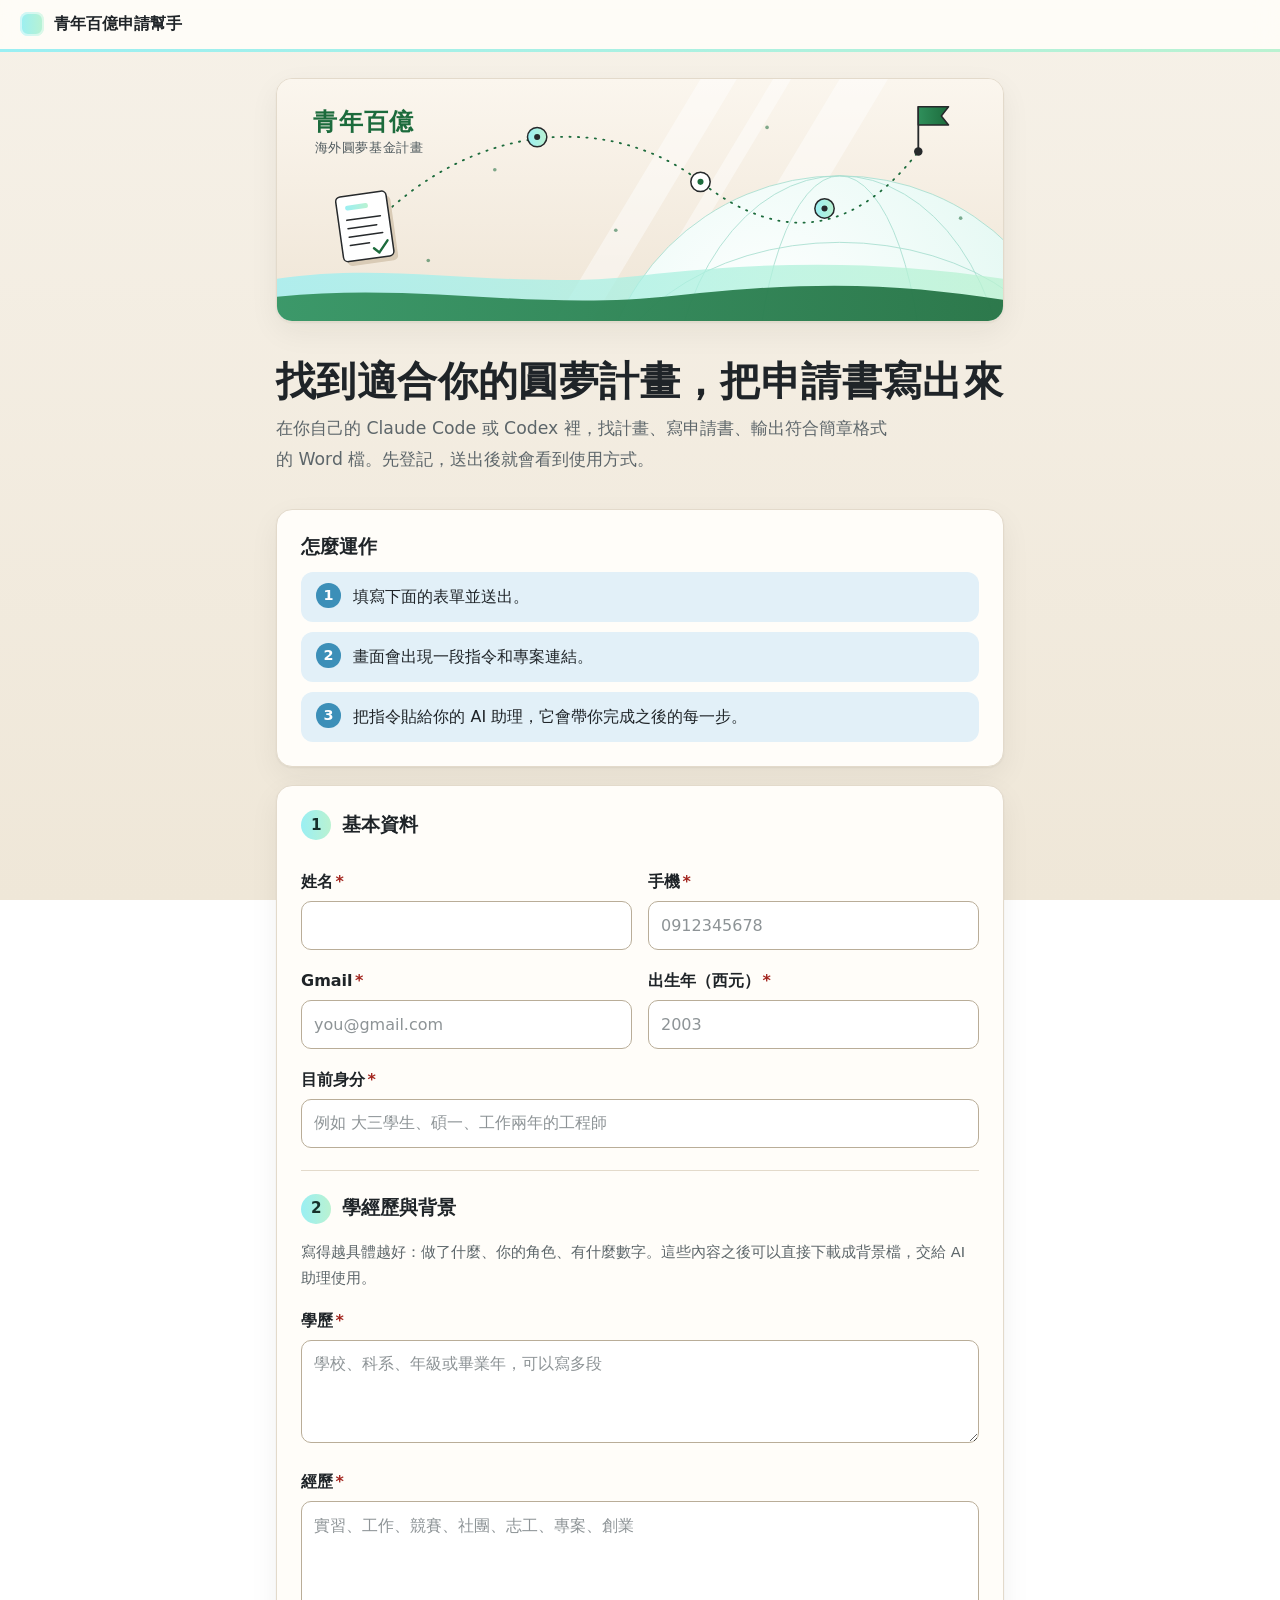
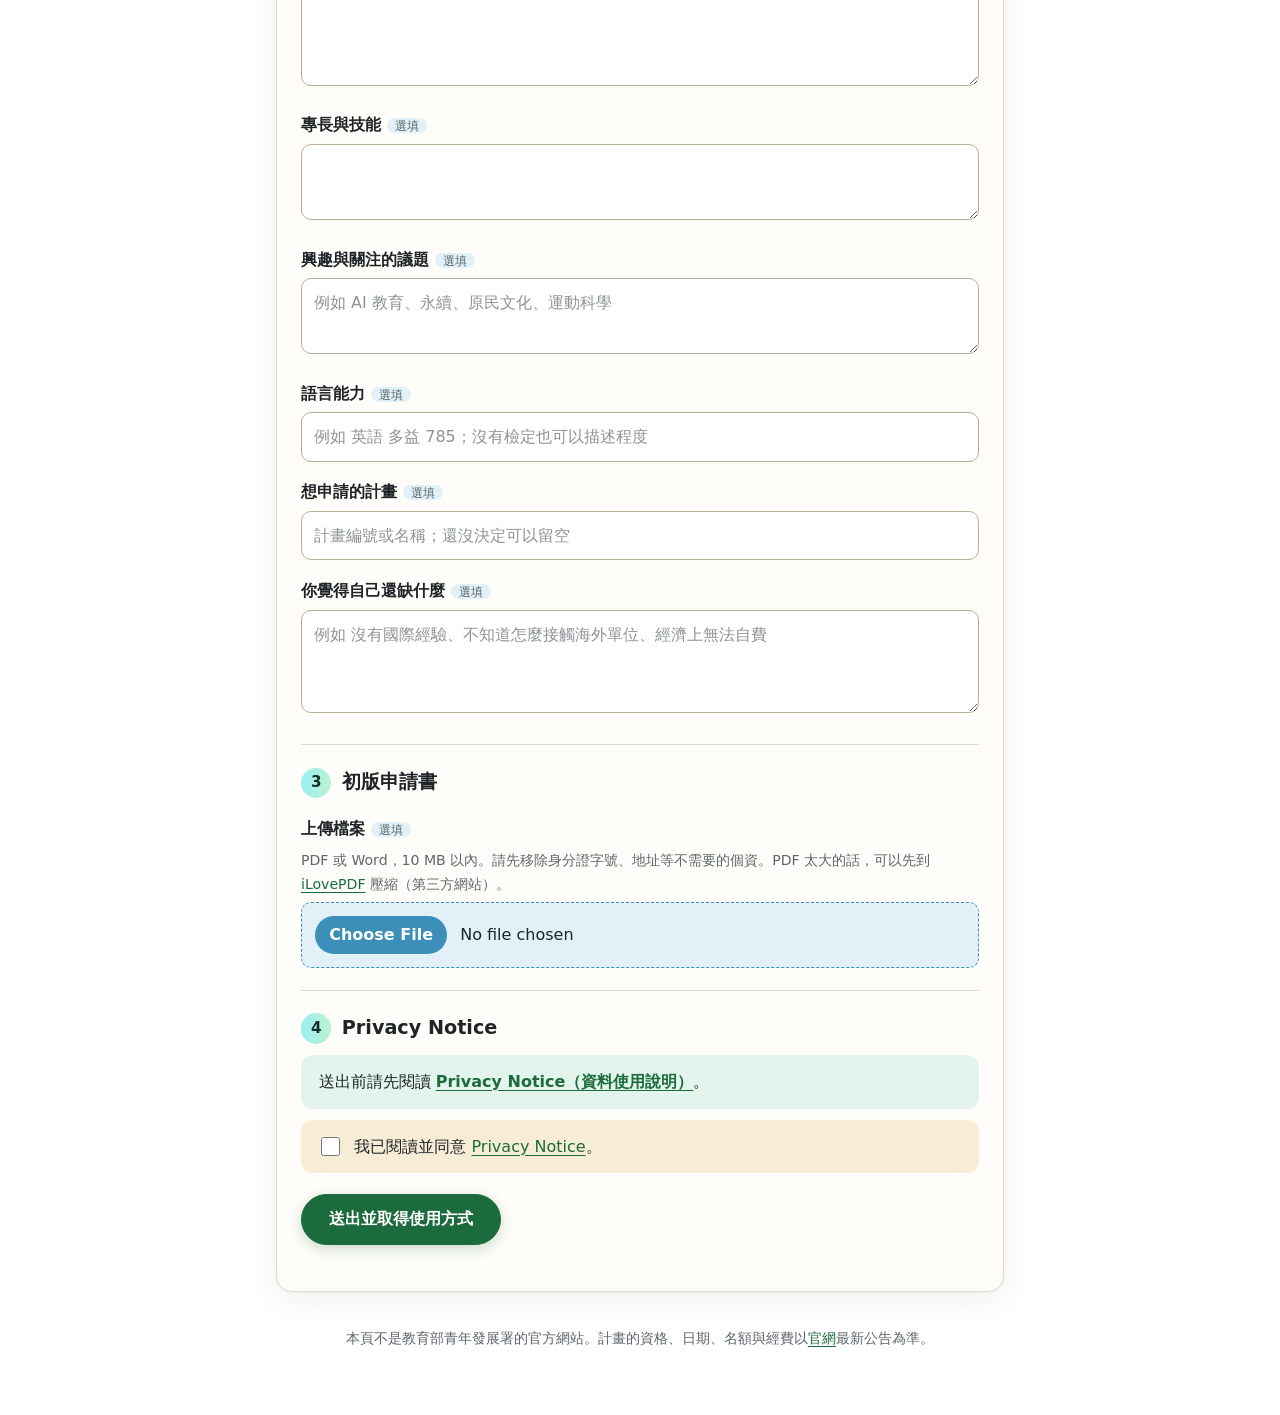
<file: docs/index.html>
<!doctype html>
<html lang="zh-Hant-TW">
<head>
<meta charset="utf-8">
<meta name="viewport" content="width=device-width, initial-scale=1">
<title>聚集百位錄取者的寫作技巧</title>
<meta property="og:type" content="website">
<meta property="og:url" content="https://waynechen983.github.io/twpathfinder-helper/">
<meta property="og:title" content="聚集百位錄取者的寫作技巧">
<meta property="og:description" content="青年百億海外圓夢基金計畫的申請書寫作幫手：在你自己的 Claude Code 或 Codex 裡找計畫、寫申請書、輸出符合簡章格式的 Word 檔。">
<meta property="og:image" content="https://waynechen983.github.io/twpathfinder-helper/og.png">
<meta property="og:image:width" content="1200">
<meta property="og:image:height" content="630">
<meta property="og:image:alt" content="聚集百位錄取者的寫作技巧">
<meta property="og:locale" content="zh_TW">
<meta name="twitter:card" content="summary_large_image">
<meta name="twitter:title" content="聚集百位錄取者的寫作技巧">
<meta name="twitter:image" content="https://waynechen983.github.io/twpathfinder-helper/og.png">
<meta name="description" content="登記後取得使用說明，在你自己的 Claude Code 或 Codex 裡準備青年百億海外圓夢基金計畫的申請書。非官方工具。">
<link rel="stylesheet" href="site.css">
</head>
<body>
<header class="nav">
  <a class="brand" href="./"><span class="mark" aria-hidden="true"></span>青年百億申請幫手</a>
</header>
<main>
  <img class="hero-img" src="hero.svg" alt="" width="1200" height="400">
  <section class="hero-panel">
    <h1>找到適合你的圓夢計畫，把申請書寫出來</h1>
    <p class="lead">在你自己的 Claude Code 或 Codex 裡，找計畫、寫申請書、輸出符合簡章格式的 Word 檔。先登記，送出後就會看到使用方式。</p>
  </section>

  <!-- ============ 表單 ============ -->
  <section id="form-view">
    <div class="card">
      <h2>怎麼運作</h2>
      <ol class="how">
        <li><b>1</b><span>填寫下面的表單並送出。</span></li>
        <li><b>2</b><span>畫面會出現一段指令和專案連結。</span></li>
        <li><b>3</b><span>把指令貼給你的 AI 助理，它會帶你完成之後的每一步。</span></li>
      </ol>
    </div>

    <form id="form" class="card" novalidate>
      <div class="form-section"><h2>基本資料</h2>
      <div class="grid2">
        <div><label for="name">姓名<span class="req">*</span></label>
          <input id="name" name="name" required maxlength="40" autocomplete="name"></div>
        <div><label for="phone">手機<span class="req">*</span></label>
          <input id="phone" name="phone" type="tel" required maxlength="20" inputmode="tel" autocomplete="tel" placeholder="0912345678"></div>
        <div><label for="email">Gmail<span class="req">*</span></label>
          <input id="email" name="email" type="email" required maxlength="120" autocomplete="email" placeholder="you@gmail.com"></div>
        <div><label for="birth_year">出生年（西元）<span class="req">*</span></label>
          <input id="birth_year" name="birth_year" type="number" required min="1990" max="2015" inputmode="numeric" placeholder="2003"></div>
      </div>
      <label for="status">目前身分<span class="req">*</span></label>
      <input id="status" name="status" required maxlength="80" placeholder="例如 大三學生、碩一、工作兩年的工程師">

      </div>
      <div class="form-section"><h2>學經歷與背景</h2>
      <p class="muted">寫得越具體越好：做了什麼、你的角色、有什麼數字。這些內容之後可以直接下載成背景檔，交給 AI 助理使用。</p>
      <label for="education">學歷<span class="req">*</span></label>
      <textarea id="education" name="education" rows="3" required maxlength="2000" placeholder="學校、科系、年級或畢業年，可以寫多段"></textarea>
      <label for="experience">經歷<span class="req">*</span></label>
      <textarea id="experience" name="experience" rows="6" required maxlength="6000" placeholder="實習、工作、競賽、社團、志工、專案、創業"></textarea>
      <label for="skills">專長與技能<span class="opt">選填</span></label>
      <textarea id="skills" name="skills" rows="2" maxlength="1500"></textarea>
      <label for="interests">興趣與關注的議題<span class="opt">選填</span></label>
      <textarea id="interests" name="interests" rows="2" maxlength="1500" placeholder="例如 AI 教育、永續、原民文化、運動科學"></textarea>
      <label for="languages">語言能力<span class="opt">選填</span></label>
      <input id="languages" name="languages" maxlength="200" placeholder="例如 英語 多益 785；沒有檢定也可以描述程度">
      <label for="target">想申請的計畫<span class="opt">選填</span></label>
      <input id="target" name="target" maxlength="200" placeholder="計畫編號或名稱；還沒決定可以留空">
      <label for="gap">你覺得自己還缺什麼<span class="opt">選填</span></label>
      <textarea id="gap" name="gap" rows="3" maxlength="2000" placeholder="例如 沒有國際經驗、不知道怎麼接觸海外單位、經濟上無法自費"></textarea>

      </div>
      <div class="form-section"><h2>初版申請書</h2>
      <label for="draft">上傳檔案<span class="opt">選填</span></label>
      <p class="hint">PDF 或 Word，10 MB 以內。請先移除身分證字號、地址等不需要的個資。PDF 太大的話，可以先到 <a href="https://www.ilovepdf.com/zh-tw/compress_pdf" target="_blank" rel="noopener">iLovePDF</a> 壓縮（第三方網站）。</p>
      <input id="draft" name="draft" type="file" accept=".pdf,.docx,application/pdf,application/vnd.openxmlformats-officedocument.wordprocessingml.document">

      </div>
      <div class="form-section"><h2>Privacy Notice</h2>
      <p class="notice-box">送出前請先閱讀 <a href="privacy.html" target="_blank" rel="noopener"><b>Privacy Notice（資料使用說明）</b></a>。</p>
      <label class="check"><input type="checkbox" id="agree" required><span>我已閱讀並同意 <a href="privacy.html" target="_blank" rel="noopener">Privacy Notice</a>。</span></label>
      <label class="check" id="minor-box" hidden><input type="checkbox" id="guardian"><span>我未滿 18 歲，我的法定代理人（父母或監護人）已閱讀並同意這份說明。</span></label>

      <div id="error" class="error" role="alert" hidden></div>
      <div class="actions"><button class="btn" id="submit">送出並取得使用方式</button><span class="muted" id="sending" hidden>傳送中，請稍候…</span></div>
      </div>
      <div class="hp" aria-hidden="true"><label>請不要填寫這一欄<input name="website" tabindex="-1" autocomplete="off"></label></div>
    </form>
  </section>

  <!-- ============ 送出後 ============ -->
  <section id="done-view" hidden>
    <div class="card">
      <h2 id="done-title" tabindex="-1">登記完成，接下來這樣做</h2>
      <ol class="how">
        <li><b>1</b><span>在電腦上開啟 Claude Code 或 Codex。還沒安裝的話，先依官方說明安裝其中一個。</span></li>
        <li><b>2</b><span>把下面這段指令整段複製，貼給它。</span></li>
        <li><b>3</b><span>照它的引導一步一步做。你的資料會留在自己的電腦上。</span></li>
      </ol>
    </div>
    <div class="card">
      <h2>貼給 AI 助理的指令</h2>
      <p class="muted">指令後半段已經帶入你剛才填的學經歷與背景，AI 助理會直接用它建立你的背景檔，不用重新輸入。裡面不含姓名、電話和 Email。</p>
      <pre class="prompt" id="prompt"></pre>
      <div class="actions"><button class="btn" id="copy" type="button">複製指令</button><span class="muted" id="copied" aria-live="polite"></span></div>
    </div>
    <div class="card">
      <h2>專案連結</h2>
      <a class="repo" id="repo" target="_blank" rel="noopener"></a>
      <p class="muted">使用說明、範例和所有原始碼都在這裡。</p>
    </div>
  </section>

  <footer>本頁不是教育部青年發展署的官方網站。計畫的資格、日期、名額與經費以<a href="https://twpathfinder.yda.gov.tw" target="_blank" rel="noopener">官網</a>最新公告為準。</footer>
</main>

<script>
// ======================= 設定：上線前請修改這一段 =======================
const CONFIG = {
  // Google Apps Script 網頁應用程式的網址（設定方式見 form-backend/README.md）。留空時為預覽模式，不會送出資料。
  ENDPOINT: "https://script.google.com/macros/s/AKfycbx_K2cGAY1U_VU4D2gTcdyv3zOVVJGiNUWXPsIrDYeooI_C8rXrq1_Moe3kxnc7uZOTpg/exec",
  REPO_URL: "https://github.com/WayneChen983/twpathfinder-helper",
  // 資料使用說明的全文在 docs/privacy.html。用途或聯絡信箱有變動時，兩個檔案要一起改。
  MAX_FILE_MB: 10,
};
// 送出後顯示的指令：前半段對每個人都一樣，後半段帶入他在表單填的背景
const PROMPT_HEAD = `請幫我使用「青年百億申請幫手」準備申請書。

1. 把這個專案下載到我的電腦：git clone ${CONFIG.REPO_URL}.git
2. 進入 twpathfinder-helper 資料夾，閱讀 AGENTS.md。
3. 依照 workflows/0_setup.md 帶我完成第一次設定。我的背景已經附在下面，請直接存成 my/profile.md，再請我確認與補充，不用從頭問我一次。
4. 之後一步一步引導我找計畫、訪談、撰寫申請書，最後產生 Word 檔。

請全程使用繁體中文，需要執行的指令由你來執行。`;
// =======================================================================

const $ = (id) => document.getElementById(id);

// 背景檔的內容，格式與專案的 my/profile.md 相同。不放姓名、電話、Email。
const profileMarkdown = (d) => {
  const rows = [["出生年（西元）", d.birth_year], ["目前身分", d.status], ["學歷", d.education], ["經歷", d.experience], ["專長與技能", d.skills],
    ["興趣與關注的議題", d.interests], ["語言能力", d.languages], ["想去的國家或地區", ""], ["可以出國的時間與限制", ""],
    ["未來想做的事", ""], ["我覺得自己還缺什麼", d.gap]];
  let md = "# 我的背景\n";
  for (const [k, v] of rows) md += "\n## " + k + "\n\n" + (v || "（未填）") + "\n";
  if (d.target) md += "\n## 想申請的計畫\n\n" + d.target + "\n";
  return md;
};
const buildPrompt = (d) => PROMPT_HEAD + "\n\n以下是我的背景：\n\n" + profileMarkdown(d);
let promptText = PROMPT_HEAD;
$("repo").textContent = CONFIG.REPO_URL; $("repo").href = CONFIG.REPO_URL;

const FIELDS = ["name", "phone", "email", "birth_year", "status", "education", "experience", "skills", "interests", "languages", "target", "gap"];
const form = $("form");

// 未滿 18 歲時顯示法定代理人同意
const age = () => { const y = parseInt($("birth_year").value, 10); return y ? new Date().getFullYear() - y : null; };
$("birth_year").addEventListener("input", () => { const a = age(); $("minor-box").hidden = !(a !== null && a < 18); });

const showError = (msg, el) => { const e = $("error"); e.textContent = msg; e.hidden = false; if (el) el.focus(); };

const readFile = (file) => new Promise((resolve, reject) => {
  const r = new FileReader();
  r.onload = () => resolve(String(r.result).split(",")[1]);
  r.onerror = () => reject(new Error("檔案讀取失敗"));
  r.readAsDataURL(file);
});

form.addEventListener("submit", async (ev) => {
  ev.preventDefault();
  $("error").hidden = true;
  const data = {};
  for (const k of FIELDS) data[k] = form.elements[k].value.trim();

  for (const k of ["name", "phone", "email", "birth_year", "status", "education", "experience"]) {
    if (!data[k]) return showError("還有必填欄位沒有填。", form.elements[k]);
  }
  if (!/^(\+886|0)9\d{8}$/.test(data.phone.replace(/[\s-]/g, ""))) return showError("手機號碼的格式不對，請輸入 09 開頭的十碼。", $("phone"));
  if (!/^[^\s@]+@[^\s@]+\.[^\s@]+$/.test(data.email)) return showError("Email 的格式不對。", $("email"));
  const a = age();
  if (a === null || a < 15 || a > 35) return showError("出生年看起來不對，請輸入西元年，例如 2003。", $("birth_year"));
  if (!$("agree").checked) return showError("需要勾選同意 Privacy Notice 才能送出。", $("agree"));
  if (a < 18 && !$("guardian").checked) return showError("未滿 18 歲需要法定代理人同意，請勾選確認。", $("guardian"));
  data.guardian_consent = a < 18 ? "是" : "不適用";
  data.website = form.elements.website.value;   // 防機器人：真人不會填這一欄

  const file = $("draft").files[0];
  if (file) {
    if (file.size > CONFIG.MAX_FILE_MB * 1024 * 1024) return showError("檔案超過 " + CONFIG.MAX_FILE_MB + " MB。PDF 可以先到欄位說明裡的 iLovePDF 壓縮後再上傳，或先不附檔案。", $("draft"));
    if (!/\.(pdf|docx)$/i.test(file.name)) return showError("申請書檔案只接受 PDF 或 Word（.docx）。", $("draft"));
  }

  $("submit").disabled = true; $("sending").hidden = false;
  try {
    if (file) { data.file_name = file.name; data.file_type = file.type; data.file_base64 = await readFile(file); }
    if (CONFIG.ENDPOINT) {
      // 用 text/plain 送出 JSON，避免瀏覽器先發預檢請求（Apps Script 不處理預檢）
      const resp = await fetch(CONFIG.ENDPOINT, { method: "POST", body: JSON.stringify(data) });
      const result = await resp.json();
      if (!result.ok) throw new Error(result.error || "伺服器沒有接受這筆資料");
    }
    promptText = buildPrompt(data);
    $("prompt").textContent = promptText;
    $("form-view").hidden = true; $("done-view").hidden = false;
    if (!CONFIG.ENDPOINT) $("done-title").textContent = "預覽模式：資料沒有送出。以下是送出後會看到的畫面";
    $("done-title").focus(); window.scrollTo(0, 0);
  } catch (e) {
    showError("送出失敗：" + e.message + "。請稍後再試一次；如果一直失敗，可以先不附檔案。");
  } finally {
    $("submit").disabled = false; $("sending").hidden = true;
  }
});

$("copy").addEventListener("click", async () => {
  try { await navigator.clipboard.writeText(promptText); $("copied").textContent = "已複製"; }
  catch (_) {
    const r = document.createRange(); r.selectNodeContents($("prompt"));
    const s = getSelection(); s.removeAllRanges(); s.addRange(r);
    $("copied").textContent = "已選取，請按 Ctrl+C 複製";
  }
});
</script>
</body>
</html>
</file>
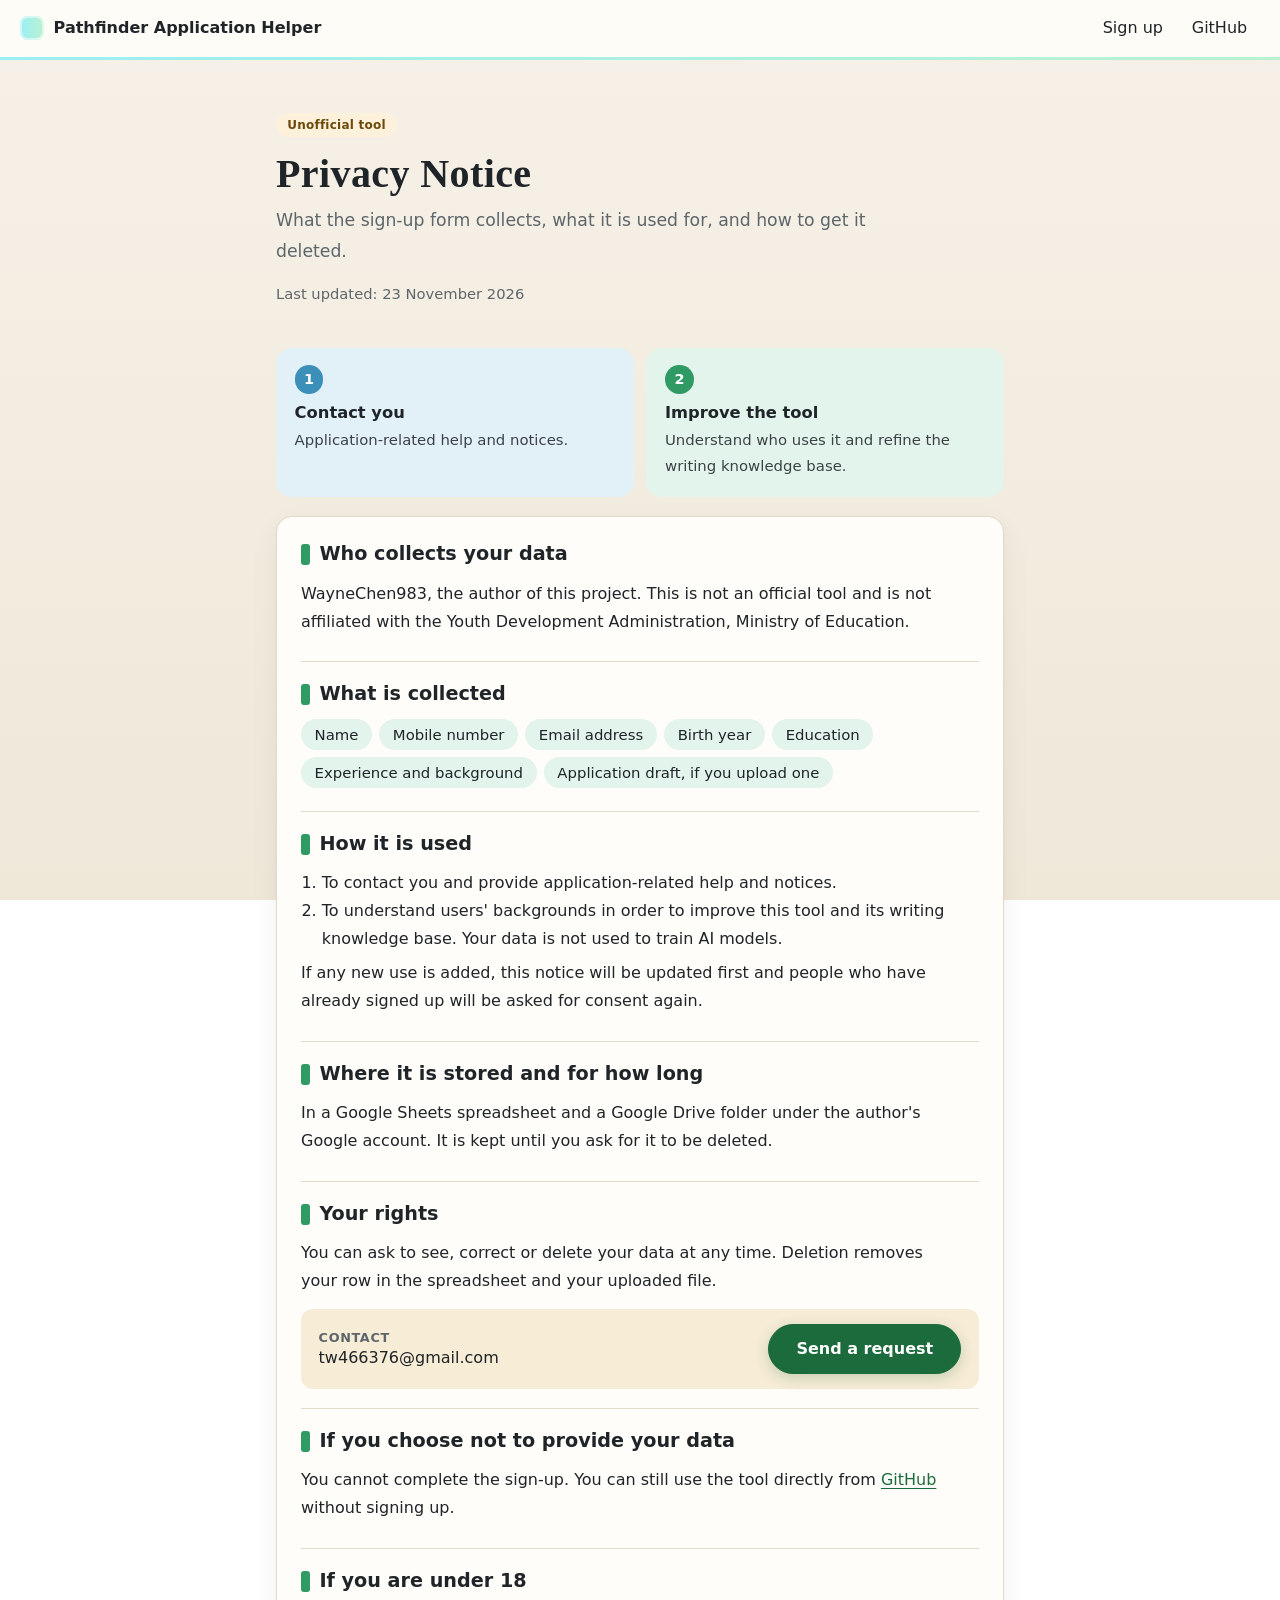
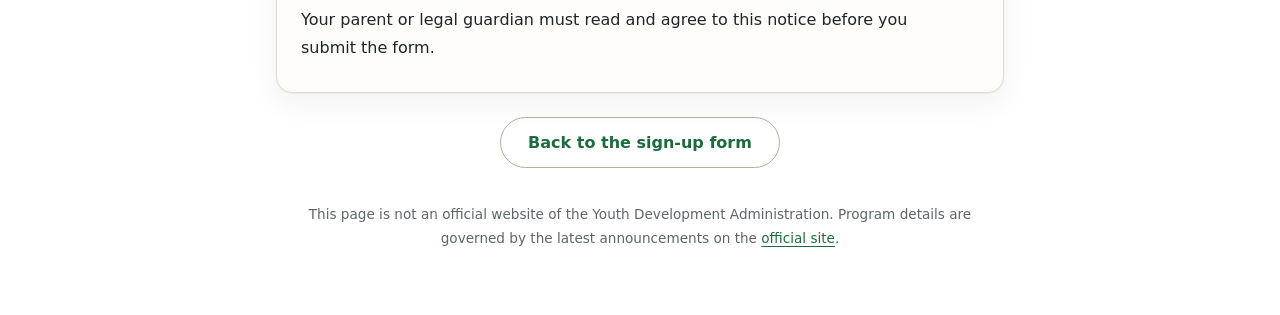
<file: docs/privacy.html>
<!doctype html>
<html lang="en">
<head>
<meta charset="utf-8">
<meta name="viewport" content="width=device-width, initial-scale=1">
<title>Privacy Notice | Pathfinder Application Helper</title>
<link rel="stylesheet" href="site.css">
</head>
<body>
<header class="nav">
  <a class="brand" href="./"><span class="mark" aria-hidden="true"></span>Pathfinder Application Helper</a>
  <nav><a href="./">Sign up</a><a href="https://github.com/WayneChen983/twpathfinder-helper" target="_blank" rel="noopener">GitHub</a></nav>
</header>

<main>
  <section class="hero-panel">
    <span class="badge">Unofficial tool</span>
    <h1>Privacy Notice</h1>
    <p class="lead">What the sign-up form collects, what it is used for, and how to get it deleted.</p>
    <p class="muted">Last updated: 23 November 2026</p>
  </section>

  <section class="tiles" aria-label="How your data is used, at a glance">
    <div class="tile t-sky"><span class="n">1</span><h3>Contact you</h3><p>Application-related help and notices.</p></div>
    <div class="tile t-mint"><span class="n">2</span><h3>Improve the tool</h3><p>Understand who uses it and refine the writing knowledge base.</p></div>
  </section>

  <article class="card doc">
    <section>
      <h2>Who collects your data</h2>
      <p>WayneChen983, the author of this project. This is not an official tool and is not affiliated with the Youth Development Administration, Ministry of Education.</p>
    </section>
    <section>
      <h2>What is collected</h2>
      <ul class="chips">
        <li>Name</li><li>Mobile number</li><li>Email address</li><li>Birth year</li><li>Education</li><li>Experience and background</li><li>Application draft, if you upload one</li>
      </ul>
    </section>
    <section>
      <h2>How it is used</h2>
      <ol>
        <li>To contact you and provide application-related help and notices.</li>
        <li>To understand users' backgrounds in order to improve this tool and its writing knowledge base. Your data is not used to train AI models.</li>
      </ol>
      <p>If any new use is added, this notice will be updated first and people who have already signed up will be asked for consent again.</p>
    </section>
    <section>
      <h2>Where it is stored and for how long</h2>
      <p>In a Google Sheets spreadsheet and a Google Drive folder under the author's Google account. It is kept until you ask for it to be deleted.</p>
    </section>
    <section>
      <h2>Your rights</h2>
      <p>You can ask to see, correct or delete your data at any time. Deletion removes your row in the spreadsheet and your uploaded file.</p>
      <div class="callout">
        <div><b>Contact</b><span>tw466376@gmail.com</span></div>
        <a class="btn" href="mailto:tw466376@gmail.com?subject=Data%20request%20%E2%80%93%20Pathfinder%20Application%20Helper">Send a request</a>
      </div>
    </section>
    <section>
      <h2>If you choose not to provide your data</h2>
      <p>You cannot complete the sign-up. You can still use the tool directly from <a href="https://github.com/WayneChen983/twpathfinder-helper" target="_blank" rel="noopener">GitHub</a> without signing up.</p>
    </section>
    <section>
      <h2>If you are under 18</h2>
      <p>Your parent or legal guardian must read and agree to this notice before you submit the form.</p>
    </section>
  </article>

  <p class="center"><a class="btn ghost" href="./">Back to the sign-up form</a></p>
  <footer>This page is not an official website of the Youth Development Administration. Program details are governed by the latest announcements on the <a href="https://twpathfinder.yda.gov.tw" target="_blank" rel="noopener">official site</a>.</footer>
</main>
</body>
</html>
</file>
<file: docs/site.css>
/* 登記頁面與隱私說明頁共用的樣式 */
:root {
  --bg: #f6f1e8; --bg2: #efe7d8; --surface: #fffdf9; --ink: #1f2428; --muted: #5d666a; --line: #e3dacb;
  --field: #ffffff; --field-line: #b9ad98;
  --brand: #1c6b3c; --brand-hover: #175a32; --brand-ink: #ffffff; --grad: linear-gradient(90deg, #9aeff3, #baf2d1);
  --tint-mint: #e3f4ec; --tint-sky: #e2f0f8; --tint-sand: #f7ecd6; --bar-mint: #2f9a63; --bar-sky: #3c8fb8; --bar-sand: #c58a2b;
  --warn-bg: #fdf1dc; --warn-ink: #6b4a0a; --danger: #a3261f; --code-bg: #1f2a2c; --code-ink: #e8f3ee;
  --shadow: 0 1px 2px rgba(40, 30, 10, .06), 0 10px 30px rgba(40, 30, 10, .06);
  --radius: 16px;
}
@media (prefers-color-scheme: dark) {
  :root {
    --bg: #131718; --bg2: #171c1d; --surface: #1c2224; --ink: #eceae5; --muted: #a3acab; --line: #2e3536;
    --field: #0e1315; --field-line: #5b6a6b;
    --brand: #7fd6a4; --brand-hover: #96e0b5; --brand-ink: #0c2a19; --grad: linear-gradient(90deg, #5fcfd4, #8fdcb0);
    --tint-mint: #1b3229; --tint-sky: #1a2d38; --tint-sand: #332a18; --bar-mint: #6fd39c; --bar-sky: #74bfe6; --bar-sand: #e6b45e;
    --warn-bg: #3a2e12; --warn-ink: #f2d99b; --danger: #f08a82; --code-bg: #0b1012; --code-ink: #dff0e8;
    --shadow: 0 1px 2px rgba(0, 0, 0, .4);
  }
}
* { box-sizing: border-box; }
html { -webkit-text-size-adjust: 100%; scroll-behavior: smooth; }
@media (prefers-reduced-motion: reduce) { html { scroll-behavior: auto; } * { transition: none !important; } }
body { margin: 0; color: var(--ink); background: linear-gradient(var(--bg), var(--bg2)) fixed;
  font: 16px/1.75 "Noto Sans TC", "PingFang TC", "Microsoft JhengHei", system-ui, -apple-system, "Segoe UI", sans-serif; }
a { color: var(--brand); text-underline-offset: 3px; }
[hidden] { display: none !important; }

/* 頁首 */
.nav { position: sticky; top: 0; z-index: 10; display: flex; justify-content: space-between; align-items: center; gap: 1rem;
  padding: .65rem 1.25rem; background: color-mix(in srgb, var(--surface) 88%, transparent); backdrop-filter: blur(10px);
  border-bottom: 1px solid var(--line); }
.nav::after { content: ""; position: absolute; left: 0; right: 0; bottom: -3px; height: 3px; background: var(--grad); }
.brand { display: flex; align-items: center; gap: .6rem; font-weight: 700; color: var(--ink); text-decoration: none; }
.mark { width: 1.5rem; height: 1.5rem; border-radius: 8px; background: var(--grad); box-shadow: inset 0 0 0 2px rgba(255, 255, 255, .5); flex: none; }
.nav nav { display: flex; gap: .2rem; }
.nav nav a { text-decoration: none; color: var(--ink); font-weight: 500; padding: .25rem .8rem; border-radius: 99px; }
.nav nav a:hover { background: var(--tint-mint); }

main { max-width: 760px; margin: 0 auto; padding: 1.75rem 1rem 4rem; }

/* 主視覺 */
.hero-img { display: block; width: 100%; height: auto; border-radius: var(--radius); border: 1px solid var(--line); box-shadow: var(--shadow); }
.hero-panel { padding: 1.5rem 0 .5rem; }
.badge { display: inline-block; font-size: .75rem; font-weight: 700; letter-spacing: .02em; padding: .1rem .7rem; border-radius: 99px; background: var(--warn-bg); color: var(--warn-ink); }
h1 { font-family: Georgia, "Noto Serif TC", "PMingLiU", serif; font-size: clamp(1.9rem, 5vw, 2.5rem); line-height: 1.25; margin: .7rem 0 .4rem; text-wrap: balance; letter-spacing: .01em; }
.lead { color: var(--muted); font-size: 1.08rem; margin: 0 0 .6rem; max-width: 36em; }
.muted { color: var(--muted); font-size: .92rem; }
.center { text-align: center; margin-top: 1.5rem; }

/* 卡片 */
.card { background: var(--surface); border: 1px solid var(--line); border-radius: var(--radius); padding: 1.5rem; margin: 1.1rem 0; box-shadow: var(--shadow); }
h2 { font-size: 1.2rem; line-height: 1.4; margin: 0 0 .7rem; }
h3 { font-size: 1.02rem; margin: .5rem 0 .15rem; line-height: 1.35; }

.tiles { display: grid; grid-template-columns: repeat(auto-fit, minmax(190px, 1fr)); gap: .8rem; margin: 1.2rem 0; }
.tile { border-radius: var(--radius); padding: 1rem 1.1rem 1.1rem; border: 1px solid transparent; }
.tile p { margin: 0; font-size: .93rem; color: var(--ink); opacity: .85; }
.tile .n { display: inline-grid; place-items: center; width: 1.8rem; height: 1.8rem; border-radius: 50%; color: #fff; font-weight: 700; font-size: .9rem; }
.t-sky { background: var(--tint-sky); } .t-sky .n { background: var(--bar-sky); }
.t-mint { background: var(--tint-mint); } .t-mint .n { background: var(--bar-mint); }
.t-sand { background: var(--tint-sand); } .t-sand .n { background: var(--bar-sand); }

.how { list-style: none; padding: 0; margin: 0; display: grid; gap: .6rem; }
.how li { display: flex; gap: .8rem; align-items: flex-start; background: var(--tint-sky); border-radius: 12px; padding: .7rem .95rem; }
.how b { display: inline-grid; place-items: center; width: 1.7em; height: 1.7em; border-radius: 50%; background: var(--bar-sky); color: #fff; flex: none; font-size: .9rem; }

/* 文件頁 */
.doc section { padding: 1.2rem 0; border-top: 1px solid var(--line); }
.doc section:first-child { padding-top: 0; border-top: 0; } .doc section:last-child { padding-bottom: 0; }
.doc h2 { display: flex; align-items: center; gap: .6rem; }
.doc h2::before { content: ""; width: .55rem; height: 1.1em; border-radius: 3px; background: var(--bar-mint); flex: none; }
.doc p, .doc li { max-width: 40em; }
.doc p { margin: .4rem 0; }
.doc ol { padding-left: 1.3rem; margin: .3rem 0; }
.chips { list-style: none; padding: 0; margin: .2rem 0; display: flex; flex-wrap: wrap; gap: .45rem; }
.chips li { background: var(--tint-mint); border-radius: 99px; padding: .15rem .85rem; font-size: .93rem; }
.callout { display: flex; flex-wrap: wrap; gap: .8rem 1.2rem; align-items: center; justify-content: space-between; background: var(--tint-sand);
  border-radius: 12px; padding: .9rem 1.1rem; margin-top: .9rem; }
.callout div { display: flex; flex-direction: column; line-height: 1.4; }
.callout b { font-size: .8rem; letter-spacing: .05em; text-transform: uppercase; color: var(--muted); }

/* 表單 */
.form-section { padding: 1.4rem 0; border-top: 1px solid var(--line); }
.form-section:first-of-type { padding-top: 0; border-top: 0; }
form { counter-reset: sec; }
.form-section > h2 { display: flex; align-items: center; gap: .65rem; counter-increment: sec; }
.form-section > h2::before { content: counter(sec); display: inline-grid; place-items: center; width: 1.9rem; height: 1.9rem; border-radius: 50%;
  background: var(--grad); color: #16302b; font-size: .95rem; font-weight: 700; flex: none; }
label { display: block; font-weight: 600; margin: 1.05rem 0 .3rem; }
label .opt { font-weight: 500; color: var(--muted); font-size: .78rem; margin-left: .4rem; padding: 0 .5rem; border-radius: 99px; background: var(--tint-sky); }
label .req { color: var(--danger); margin-left: .15rem; }
.hint { margin: 0 0 .35rem; color: var(--muted); font-size: .88rem; }
input, select, textarea { font: inherit; color: var(--ink); background: var(--field); border: 1.5px solid var(--field-line); border-radius: 10px; padding: .6rem .75rem; width: 100%;
  transition: border-color .15s, box-shadow .15s; }
textarea { resize: vertical; line-height: 1.7; }
::placeholder { color: var(--muted); opacity: .7; }
input:hover, select:hover, textarea:hover { border-color: var(--bar-mint); }
input:focus, select:focus, textarea:focus, button:focus-visible, a:focus-visible { outline: none; border-color: var(--bar-mint); box-shadow: 0 0 0 3px rgba(47, 154, 99, .28); }
input[type=file] { background: var(--tint-sky); border: 1.5px dashed var(--bar-sky); padding: .8rem; }
input[type=file]::file-selector-button { font: inherit; font-weight: 600; margin-right: .8rem; padding: .3rem .9rem; border: 0; border-radius: 99px; background: var(--bar-sky); color: #fff; cursor: pointer; }
input[type=checkbox] { width: 1.2rem; height: 1.2rem; flex: none; margin-top: .3rem; accent-color: var(--brand); }
.grid2 { display: grid; grid-template-columns: 1fr 1fr; gap: 0 1rem; }
@media (max-width: 600px) { .grid2 { grid-template-columns: 1fr; } }
.check { display: flex; gap: .7rem; align-items: flex-start; font-weight: 400; background: var(--tint-sand); border-radius: 12px; padding: .8rem 1rem; margin: .7rem 0; cursor: pointer; }
.notice-box { background: var(--tint-mint); border-radius: 12px; padding: .8rem 1.1rem; margin: 0; }
.error { background: var(--warn-bg); color: var(--warn-ink); border-radius: 12px; padding: .7rem 1rem; margin-top: 1rem; }
.hp { position: absolute; left: -9999px; width: 1px; height: 1px; overflow: hidden; }

/* 按鈕 */
.btn { display: inline-flex; align-items: center; justify-content: center; background: var(--brand); color: var(--brand-ink); border: 1px solid var(--brand); border-radius: 99px;
  padding: .65rem 1.7rem; font: inherit; font-weight: 700; cursor: pointer; text-decoration: none; white-space: nowrap; transition: background .15s, transform .1s;
  box-shadow: 0 4px 14px rgba(28, 107, 60, .22); }
.btn:hover { background: var(--brand-hover); border-color: var(--brand-hover); }
.btn:active { transform: translateY(1px); }
.btn:disabled { opacity: .55; cursor: progress; box-shadow: none; }
.btn.ghost { background: transparent; color: var(--brand); border-color: var(--field-line); box-shadow: none; }
.btn.ghost:hover { background: var(--tint-mint); border-color: var(--brand); }
.actions { display: flex; flex-wrap: wrap; gap: .7rem; align-items: center; margin-top: 1.3rem; }
@media (max-width: 600px) { .actions .btn { width: 100%; } }

/* 送出後 */
pre.prompt { background: var(--code-bg); color: var(--code-ink); border-radius: 12px; padding: 1.1rem 1.2rem; white-space: pre-wrap; word-break: break-word;
  font: 15px/1.7 ui-monospace, "Cascadia Mono", Consolas, monospace; margin: .6rem 0; }
.repo { display: block; background: var(--tint-sky); border-radius: 12px; padding: .8rem 1.1rem; font-weight: 600; word-break: break-all; text-decoration: none; }
.repo:hover { text-decoration: underline; }
footer { color: var(--muted); font-size: .85rem; margin-top: 2.2rem; text-align: center; }
</file>
